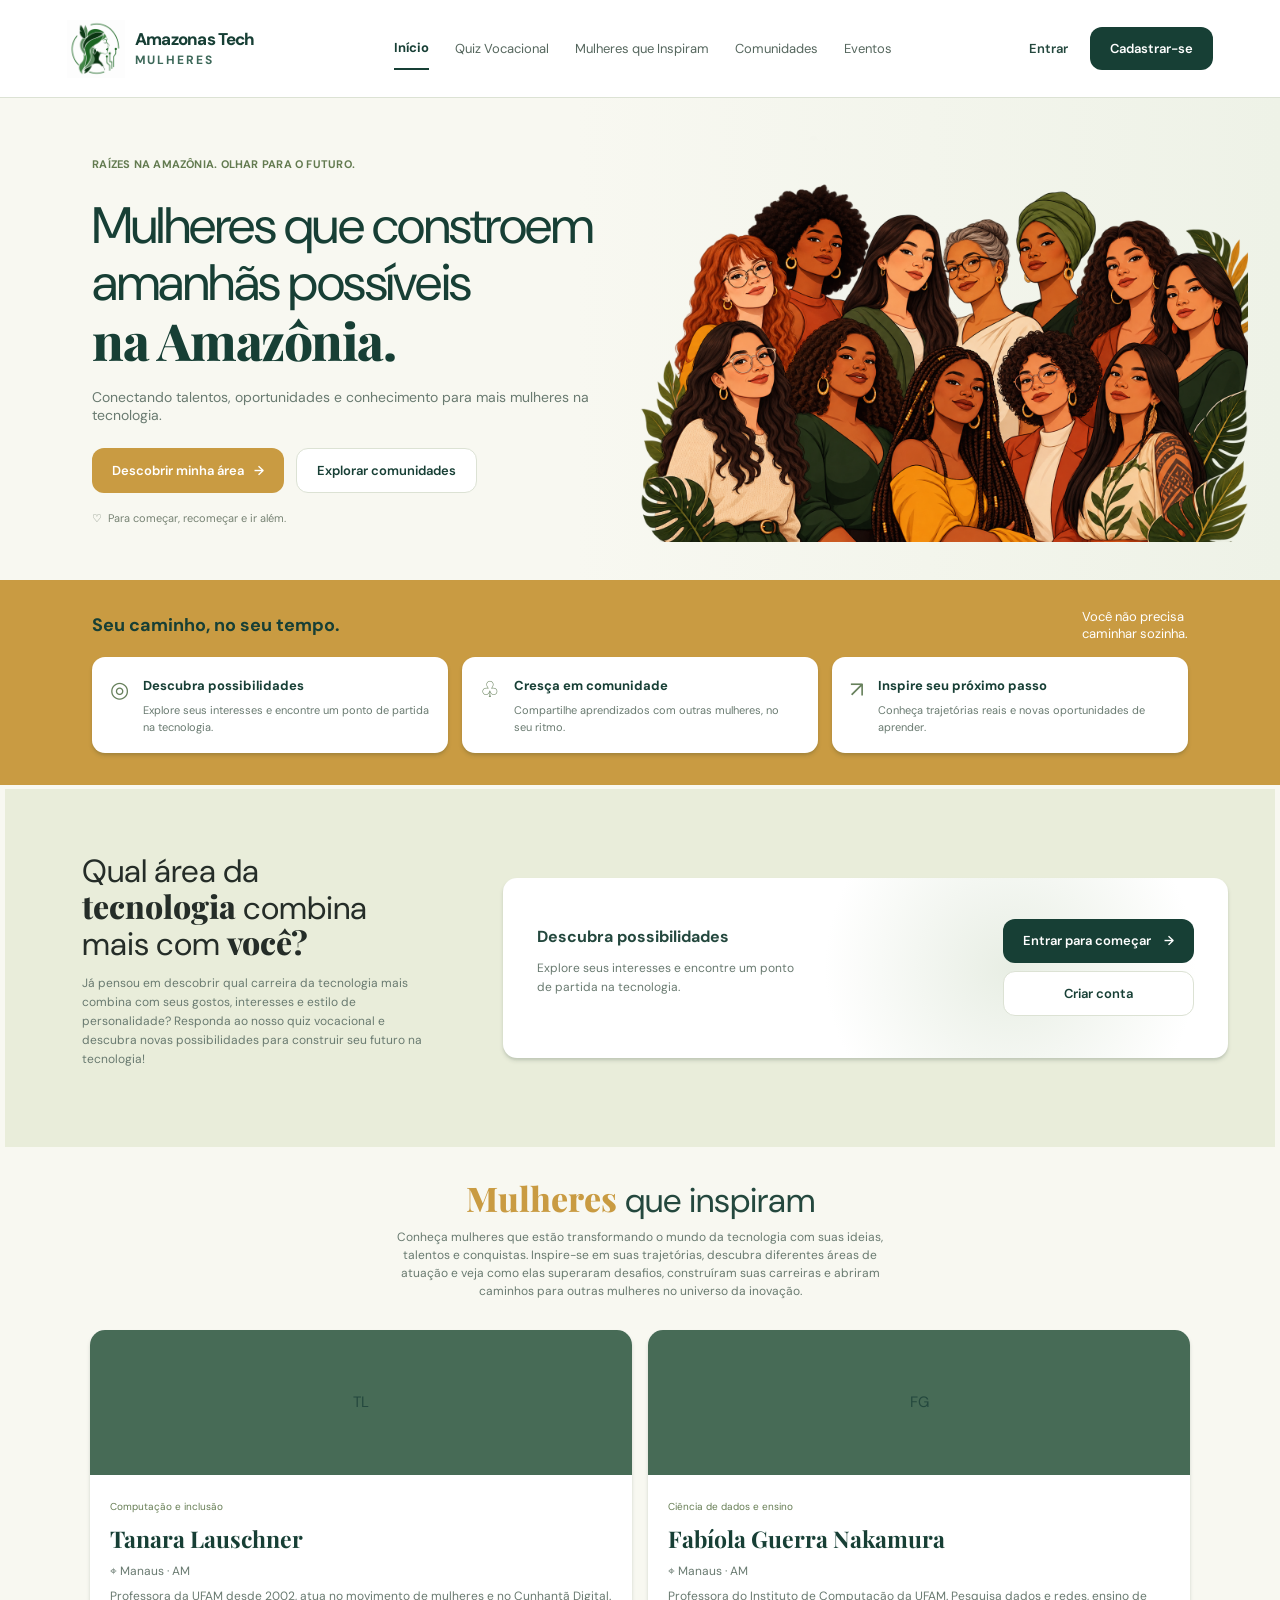
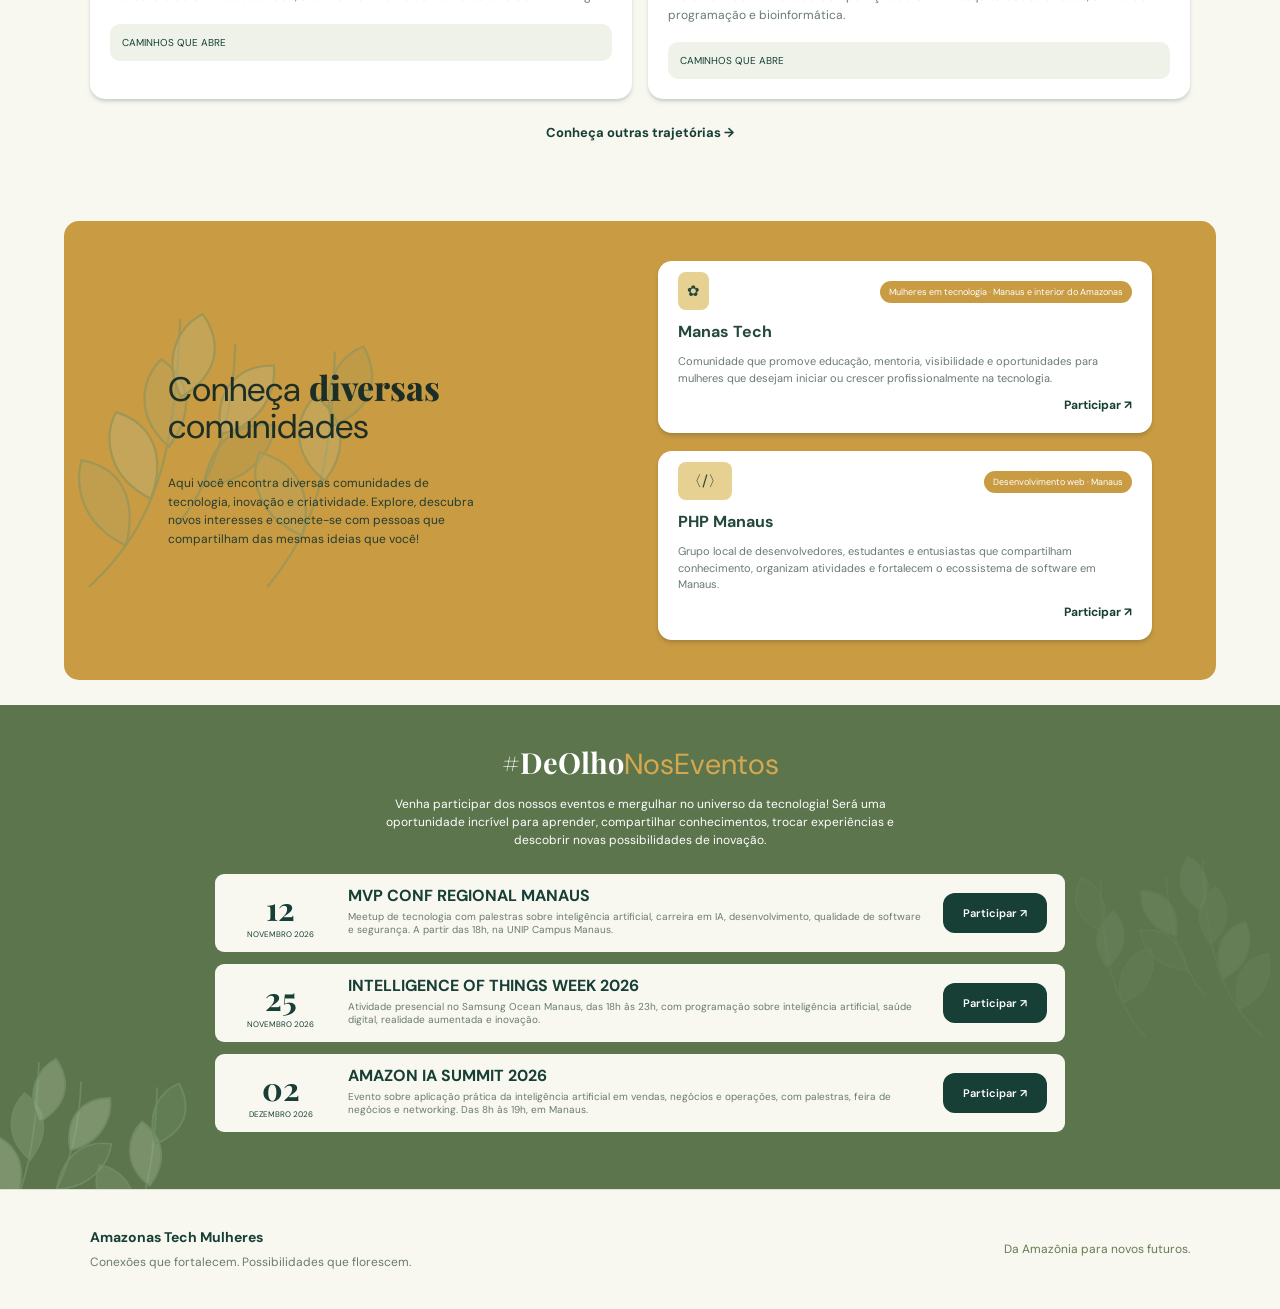
<file: index.html>
<!DOCTYPE html>
<html lang="pt-BR">
<head>
  <meta charset="UTF-8"><meta name="viewport" content="width=device-width, initial-scale=1.0">
  <title>Amazonas Tech Mulheres</title><link rel="stylesheet" href="global.css">
<link rel="stylesheet" href="inicio.css">
  <script defer src="app.js"></script>
</head>
<body data-page="inicio">
<header class="site-header"><a class="brand" href="index.html" aria-label="Amazonas Tech Mulheres - início"><img src="logo-mark.png" alt="" aria-hidden="true"><span class="brand-name">Amazonas Tech<br><small>Mulheres</small></span></a>
<nav class="main-nav"><a class="active" href="index.html">Início</a><a href="quiz.html">Quiz Vocacional</a><a href="mulheres.html">Mulheres que Inspiram</a><a href="comunidades.html">Comunidades</a><a href="eventos.html">Eventos</a></nav>
<div class="header-actions"><a class="login-link auth-link" href="login.html">Entrar</a><a class="btn btn-dark auth-link" href="cadastro.html">Cadastrar-se</a><button class="user-menu" hidden id="user-menu"></button></div><button class="mobile-toggle" aria-label="Abrir menu">☰</button></header>
<main>
<section class="hero-home">
  <div class="hero-copy"><span class="eyebrow">RAÍZES NA AMAZÔNIA. OLHAR PARA O FUTURO.</span><h1>Mulheres que constroem<br>amanhãs possíveis<br><strong>na Amazônia.</strong></h1><p>Conectando talentos, oportunidades e conhecimento para mais mulheres na tecnologia.</p><div class="hero-buttons"><a class="btn btn-gold" href="quiz.html">Descobrir minha área <span>→</span></a><a class="btn btn-outline" href="comunidades.html">Explorar comunidades</a></div><small class="soft-note">♡ &nbsp;Para começar, recomeçar e ir além.</small></div>
  <div class="hero-art"><img src="hero-mulheres.png" alt="Ilustração minimalista de mulheres diversas reunidas, com folhas amazônicas ao fundo"></div>
</section>
<section class="path-strip"><div class="path-head"><h2>Seu caminho, no seu tempo.</h2><p>Você não precisa<br>caminhar sozinha.</p></div><div class="path-cards"><article><span>◎</span><div><b>Descubra possibilidades</b><p>Explore seus interesses e encontre um ponto de partida na tecnologia.</p></div></article><article><span>♧</span><div><b>Cresça em comunidade</b><p>Compartilhe aprendizados com outras mulheres, no seu ritmo.</p></div></article><article><span>↗</span><div><b>Inspire seu próximo passo</b><p>Conheça trajetórias reais e novas oportunidades de aprender.</p></div></article></div></section>
<section class="vocational-preview"><div><h2>Qual área da<br><strong>tecnologia</strong> combina<br>mais com <strong>você?</strong></h2><p>Já pensou em descobrir qual carreira da tecnologia mais combina com seus gostos, interesses e estilo de personalidade? Responda ao nosso quiz vocacional e descubra novas possibilidades para construir seu futuro na tecnologia!</p></div><div class="preview-card"><div><h3>Descubra possibilidades</h3><p>Explore seus interesses e encontre um ponto de partida na tecnologia.</p></div><div class="preview-actions"><a class="btn btn-dark auth-link" href="quiz.html">Entrar para começar　→</a><a class="btn btn-outline auth-link" href="cadastro.html">Criar conta</a></div></div></section>
<section class="inspire-section"><div class="section-heading"><h2><em>Mulheres</em> que inspiram</h2><p>Conheça mulheres que estão transformando o mundo da tecnologia com suas ideias,<br> talentos e conquistas. Inspire-se em suas trajetórias, descubra diferentes áreas de<br> atuação e veja como elas superaram desafios, construíram suas carreiras e abriram<br> caminhos para outras mulheres no universo da inovação.</p></div><div class="inspire-grid">
<article class="person-card"><div class="person-top"><img src="https://www.ufam.edu.br/images/Artigos/2025/06-Junho/profa_Tanara.jpg" loading="lazy" alt="Retrato ilustrativo de Tanara Lauschner"></div><div class="person-body"><small>Computação e inclusão</small><h3>Tanara Lauschner</h3><p>⌖ Manaus · AM</p><p>Professora da UFAM desde 2002, atua no movimento de mulheres e no Cunhantã Digital.</p><div class="tag-box">CAMINHOS QUE ABRE</div></div></article>
<article class="person-card"><div class="person-top"><img src="https://numeros.icomp.ufam.edu.br/public/avatar/user-17.jpg" loading="lazy" alt="Retrato ilustrativo de Fabíola Guerra"></div><div class="person-body"><small>Ciência de dados e ensino</small><h3>Fabíola Guerra Nakamura</h3><p>⌖ Manaus · AM</p><p>Professora do Instituto de Computação da UFAM. Pesquisa dados e redes, ensino de programação e bioinformática.</p><div class="tag-box">CAMINHOS QUE ABRE</div></div></article>
</div><a class="text-link" href="mulheres.html">Conheça outras trajetórias →</a></section>
<section class="community-feature botanical-panel"><div class="feature-leaf"></div><div class="feature-copy"><h2>Conheça <strong>diversas</strong><br>comunidades</h2><p>Aqui você encontra diversas comunidades de tecnologia, inovação e criatividade. Explore, descubra novos interesses e conecte-se com pessoas que compartilham das mesmas ideias que você!</p></div><div class="mini-community"><article><span>✿</span><small>Mulheres em tecnologia · Manaus e interior do Amazonas</small><h3>Manas Tech</h3><p>Comunidade que promove educação, mentoria, visibilidade e oportunidades para mulheres que desejam iniciar ou crescer profissionalmente na tecnologia.</p><a href="https://manastech.com.br/" target="_blank" rel="noopener">Participar ↗</a></article><article><span>〈/〉</span><small>Desenvolvimento web · Manaus</small><h3>PHP Manaus</h3><p>Grupo local de desenvolvedores, estudantes e entusiastas que compartilham conhecimento, organizam atividades e fortalecem o ecossistema de software em Manaus.</p><a href="https://phpmanaus.com.br/" target="_blank" rel="noopener">Participar ↗</a></article></div></section>
<section class="events-feature botanical-panel"><div class="events-title"><h2>#DeOlho<span>NosEventos</span></h2><p>Venha participar dos nossos eventos e mergulhar no universo da tecnologia! Será uma oportunidade incrível para aprender, compartilhar conhecimentos, trocar experiências e descobrir novas possibilidades de inovação.</p></div><div class="event-ribbon"><b>12<small>NOVEMBRO 2026</small></b><div><h3>MVP CONF REGIONAL MANAUS</h3><p>Meetup de tecnologia com palestras sobre inteligência artificial, carreira em IA, desenvolvimento, qualidade de software e segurança. A partir das 18h, na UNIP Campus Manaus.</p></div><a class="btn btn-dark" href="https://portal.mvpconf.com.br/regional/manaus/novembro-2026/register" target="_blank" rel="noopener">Participar ↗</a></div><div class="event-ribbon"><b>25<small>NOVEMBRO 2026</small></b><div><h3>INTELLIGENCE OF THINGS WEEK 2026</h3><p>Atividade presencial no Samsung Ocean Manaus, das 18h às 23h, com programação sobre inteligência artificial, saúde digital, realidade aumentada e inovação.</p></div><a class="btn btn-dark" href="https://oceanbrasil.com/atividades/5330-INTELLIGENCE-OF-THINGS-WEEK-2026" target="_blank" rel="noopener">Participar ↗</a></div><div class="event-ribbon"><b>02<small>DEZEMBRO 2026</small></b><div><h3>AMAZON IA SUMMIT 2026</h3><p>Evento sobre aplicação prática da inteligência artificial em vendas, negócios e operações, com palestras, feira de negócios e networking. Das 8h às 19h, em Manaus.</p></div><a class="btn btn-dark" href="https://www.sympla.com.br/evento/amazon-ia-summit-2026/3591322" target="_blank" rel="noopener">Participar ↗</a></div></section>
</main><footer class="site-footer"><div><b>Amazonas Tech Mulheres</b><p>Conexões que fortalecem. Possibilidades que florescem.</p></div><span>Da Amazônia para novos futuros.</span></footer>
</body></html>
</file>
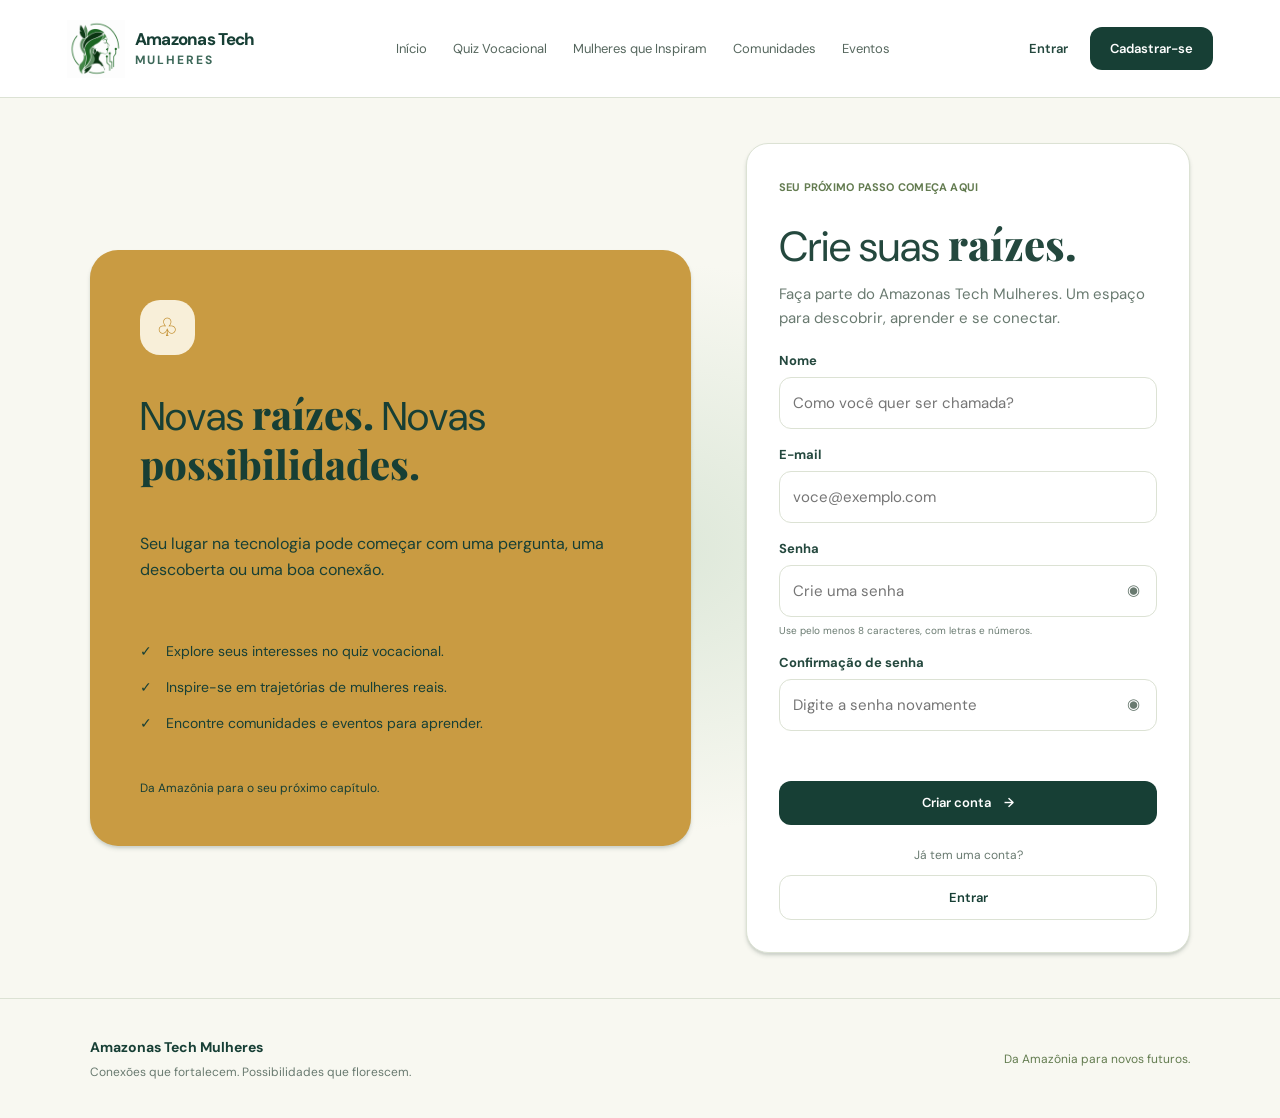
<file: cadastro.html>
<!DOCTYPE html><html lang="pt-BR"><head><meta charset="UTF-8"><meta name="viewport" content="width=device-width, initial-scale=1.0"><title>Criar conta | Amazonas Tech</title><link rel="stylesheet" href="global.css">
<link rel="stylesheet" href="auth.css">
<link rel="stylesheet" href="cadastro.css"><script defer src="app.js"></script></head><body data-page="cadastro"><header class="site-header"><a class="brand" href="index.html" aria-label="Amazonas Tech Mulheres - início"><img src="logo-mark.png" alt="" aria-hidden="true"><span class="brand-name">Amazonas Tech<br><small>Mulheres</small></span></a><nav class="main-nav"><a href="index.html">Início</a><a href="quiz.html">Quiz Vocacional</a><a href="mulheres.html">Mulheres que Inspiram</a><a href="comunidades.html">Comunidades</a><a href="eventos.html">Eventos</a></nav><div class="header-actions"><a class="login-link" href="login.html">Entrar</a><a class="btn btn-dark" href="cadastro.html">Cadastrar-se</a></div><button class="mobile-toggle">☰</button></header><main class="auth-page"><div class="auth-art gold-art"><span class="key-icon">♧</span><h1>Novas <strong>raízes.</strong> Novas<br><strong>possibilidades.</strong></h1><p>Seu lugar na tecnologia pode começar com uma pergunta, uma descoberta ou uma boa conexão.</p><ul><li>Explore seus interesses no quiz vocacional.</li><li>Inspire-se em trajetórias de mulheres reais.</li><li>Encontre comunidades e eventos para aprender.</li></ul><small>Da Amazônia para o seu próximo capítulo.</small></div><form class="auth-form" id="register-form"><span class="eyebrow">SEU PRÓXIMO PASSO COMEÇA AQUI</span><h2>Crie suas <strong>raízes.</strong></h2><p>Faça parte do Amazonas Tech Mulheres. Um espaço para descobrir, aprender e se conectar.</p><label for="register-name">Nome</label><input id="register-name" type="text" placeholder="Como você quer ser chamada?" required><label for="register-email">E-mail</label><input id="register-email" type="email" placeholder="voce@exemplo.com" required><label for="register-password">Senha</label><div class="password-wrap"><input id="register-password" type="password" placeholder="Crie uma senha" minlength="8" required><button type="button" class="show-password" data-target="register-password">◉</button></div><small class="field-help">Use pelo menos 8 caracteres, com letras e números.</small><label for="register-confirm">Confirmação de senha</label><div class="password-wrap"><input id="register-confirm" type="password" placeholder="Digite a senha novamente" required><button type="button" class="show-password" data-target="register-confirm">◉</button></div><p class="form-message" id="register-message"></p><button class="btn btn-dark btn-block" type="submit">Criar conta　→</button><div class="form-switch">Já tem uma conta?<a class="btn btn-outline btn-block" href="login.html">Entrar</a></div></form></main><footer class="site-footer"><div><b>Amazonas Tech Mulheres</b><p>Conexões que fortalecem. Possibilidades que florescem.</p></div><span>Da Amazônia para novos futuros.</span></footer></body></html>
</file>
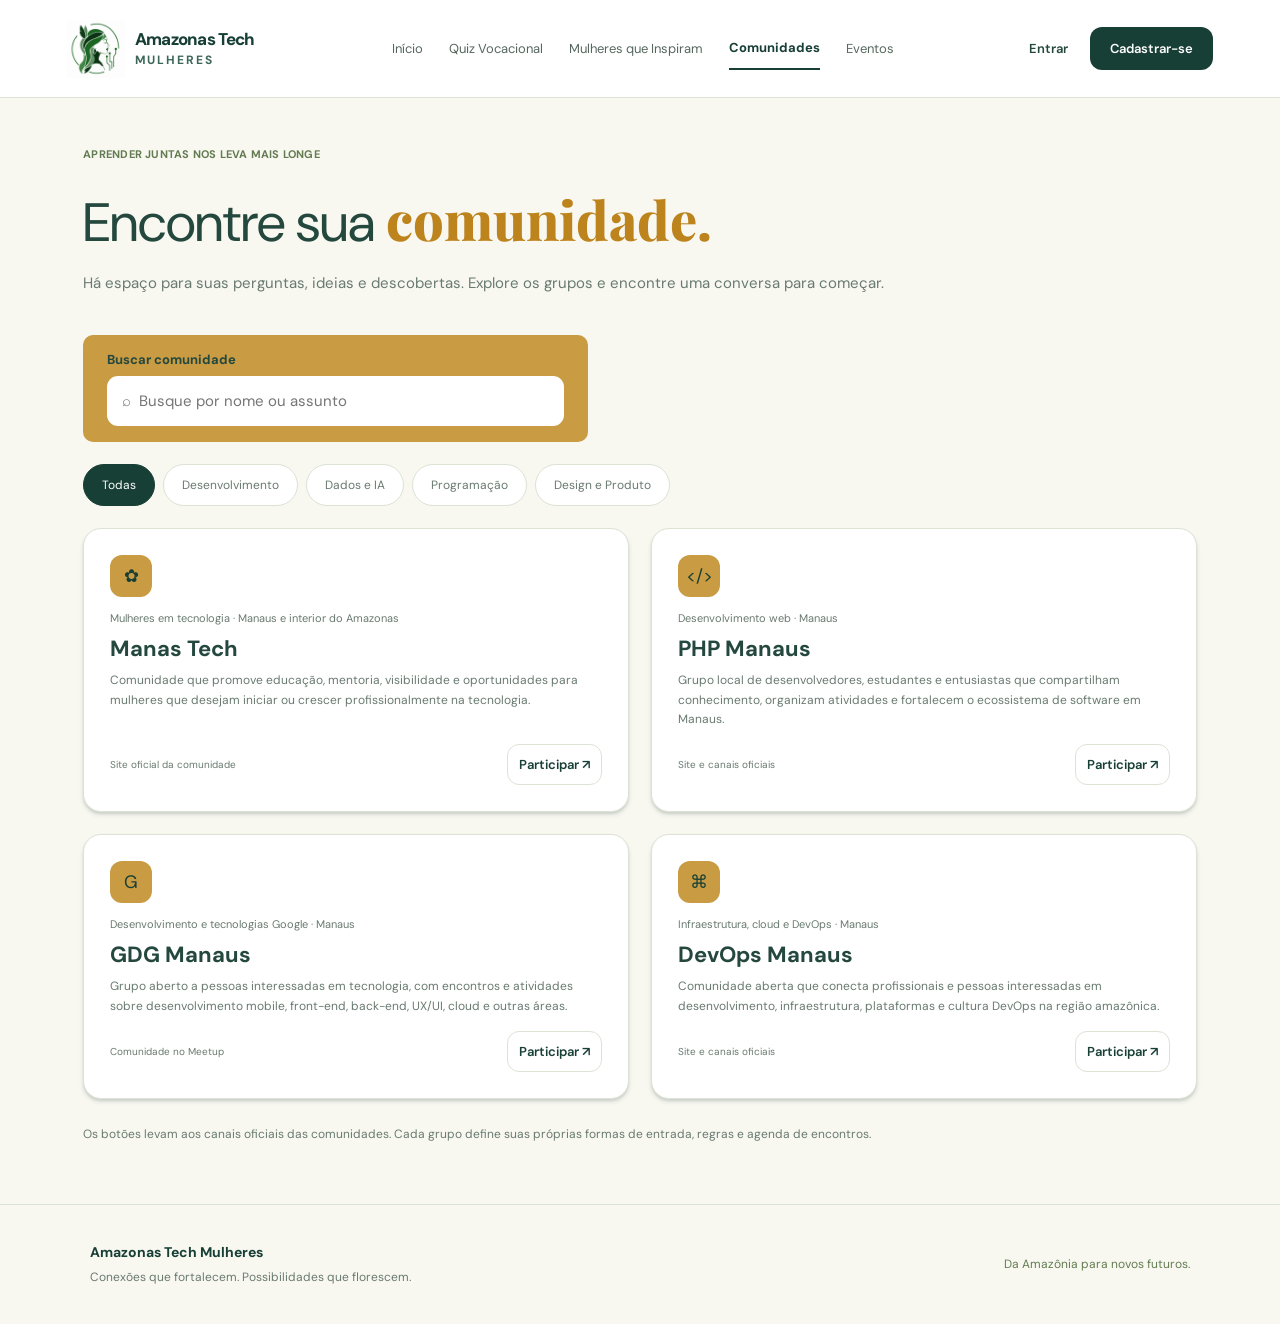
<file: comunidades.html>
<!DOCTYPE html><html lang="pt-BR"><head><meta charset="UTF-8"><meta name="viewport" content="width=device-width, initial-scale=1.0"><title>Comunidades | Amazonas Tech</title><link rel="stylesheet" href="global.css">
<link rel="stylesheet" href="comunidades.css"><script defer src="app.js"></script></head><body data-page="comunidades"><header class="site-header"><a class="brand" href="index.html" aria-label="Amazonas Tech Mulheres - início"><img src="logo-mark.png" alt="" aria-hidden="true"><span class="brand-name">Amazonas Tech<br><small>Mulheres</small></span></a><nav class="main-nav"><a href="index.html">Início</a><a href="quiz.html">Quiz Vocacional</a><a href="mulheres.html">Mulheres que Inspiram</a><a class="active" href="comunidades.html">Comunidades</a><a href="eventos.html">Eventos</a></nav><div class="header-actions"><a class="login-link auth-link" href="login.html">Entrar</a><a class="btn btn-dark auth-link" href="cadastro.html">Cadastrar-se</a><button class="user-menu" hidden id="user-menu"></button></div><button class="mobile-toggle">☰</button></header><main class="communities-page"><span class="eyebrow">APRENDER JUNTAS NOS LEVA MAIS LONGE</span><h1>Encontre sua <strong>comunidade.</strong></h1><p class="lead">Há espaço para suas perguntas, ideias e descobertas. Explore os grupos e encontre uma conversa para começar.</p><div class="search-box"><label for="community-search">Buscar comunidade</label><input id="community-search" type="search" placeholder="⌕  Busque por nome ou assunto"></div><div class="filters"><button class="filter active" data-filter="Todas">Todas</button><button class="filter" data-filter="Desenvolvimento">Desenvolvimento</button><button class="filter" data-filter="Dados e IA">Dados e IA</button><button class="filter" data-filter="Programação">Programação</button><button class="filter" data-filter="Design e Produto">Design e Produto</button></div><section class="community-grid">
<article class="community-card" data-category="Desenvolvimento Programação"><div class="community-info"><span class="community-icon">✿</span><span class="community-type">Mulheres em tecnologia · Manaus e interior do Amazonas</span><h2>Manas Tech</h2><p>Comunidade que promove educação, mentoria, visibilidade e oportunidades para mulheres que desejam iniciar ou crescer profissionalmente na tecnologia.</p><div class="community-bottom"><small>Site oficial da comunidade</small><a class="btn btn-outline community-join" href="https://manastech.com.br/" target="_blank" rel="noopener" data-community="Manas Tech">Participar ↗</a></div></div></article>
<article class="community-card" data-category="Desenvolvimento Programação"><div class="community-info"><span class="community-icon">&lt;/&gt;</span><span class="community-type">Desenvolvimento web · Manaus</span><h2>PHP Manaus</h2><p>Grupo local de desenvolvedores, estudantes e entusiastas que compartilham conhecimento, organizam atividades e fortalecem o ecossistema de software em Manaus.</p><div class="community-bottom"><small>Site e canais oficiais</small><a class="btn btn-outline community-join" href="https://phpmanaus.com.br/" target="_blank" rel="noopener" data-community="PHP Manaus">Participar ↗</a></div></div></article>
<article class="community-card" data-category="Desenvolvimento Programação Dados e IA"><div class="community-info"><span class="community-icon">G</span><span class="community-type">Desenvolvimento e tecnologias Google · Manaus</span><h2>GDG Manaus</h2><p>Grupo aberto a pessoas interessadas em tecnologia, com encontros e atividades sobre desenvolvimento mobile, front-end, back-end, UX/UI, cloud e outras áreas.</p><div class="community-bottom"><small>Comunidade no Meetup</small><a class="btn btn-outline community-join" href="https://gdg.community.dev/gdg-manaus/" target="_blank" rel="noopener" data-community="GDG Manaus">Participar ↗</a></div></div></article>
<article class="community-card" data-category="Desenvolvimento Dados e IA"><div class="community-info"><span class="community-icon">⌘</span><span class="community-type">Infraestrutura, cloud e DevOps · Manaus</span><h2>DevOps Manaus</h2><p>Comunidade aberta que conecta profissionais e pessoas interessadas em desenvolvimento, infraestrutura, plataformas e cultura DevOps na região amazônica.</p><div class="community-bottom"><small>Site e canais oficiais</small><a class="btn btn-outline community-join" href="https://devopsmanaus.com.br/" target="_blank" rel="noopener" data-community="DevOps Manaus">Participar ↗</a></div></div></article>
</section><p class="community-source-note">Os botões levam aos canais oficiais das comunidades. Cada grupo define suas próprias formas de entrada, regras e agenda de encontros.</p></main><footer class="site-footer"><div><b>Amazonas Tech Mulheres</b><p>Conexões que fortalecem. Possibilidades que florescem.</p></div><span>Da Amazônia para novos futuros.</span></footer></body></html>
</file>
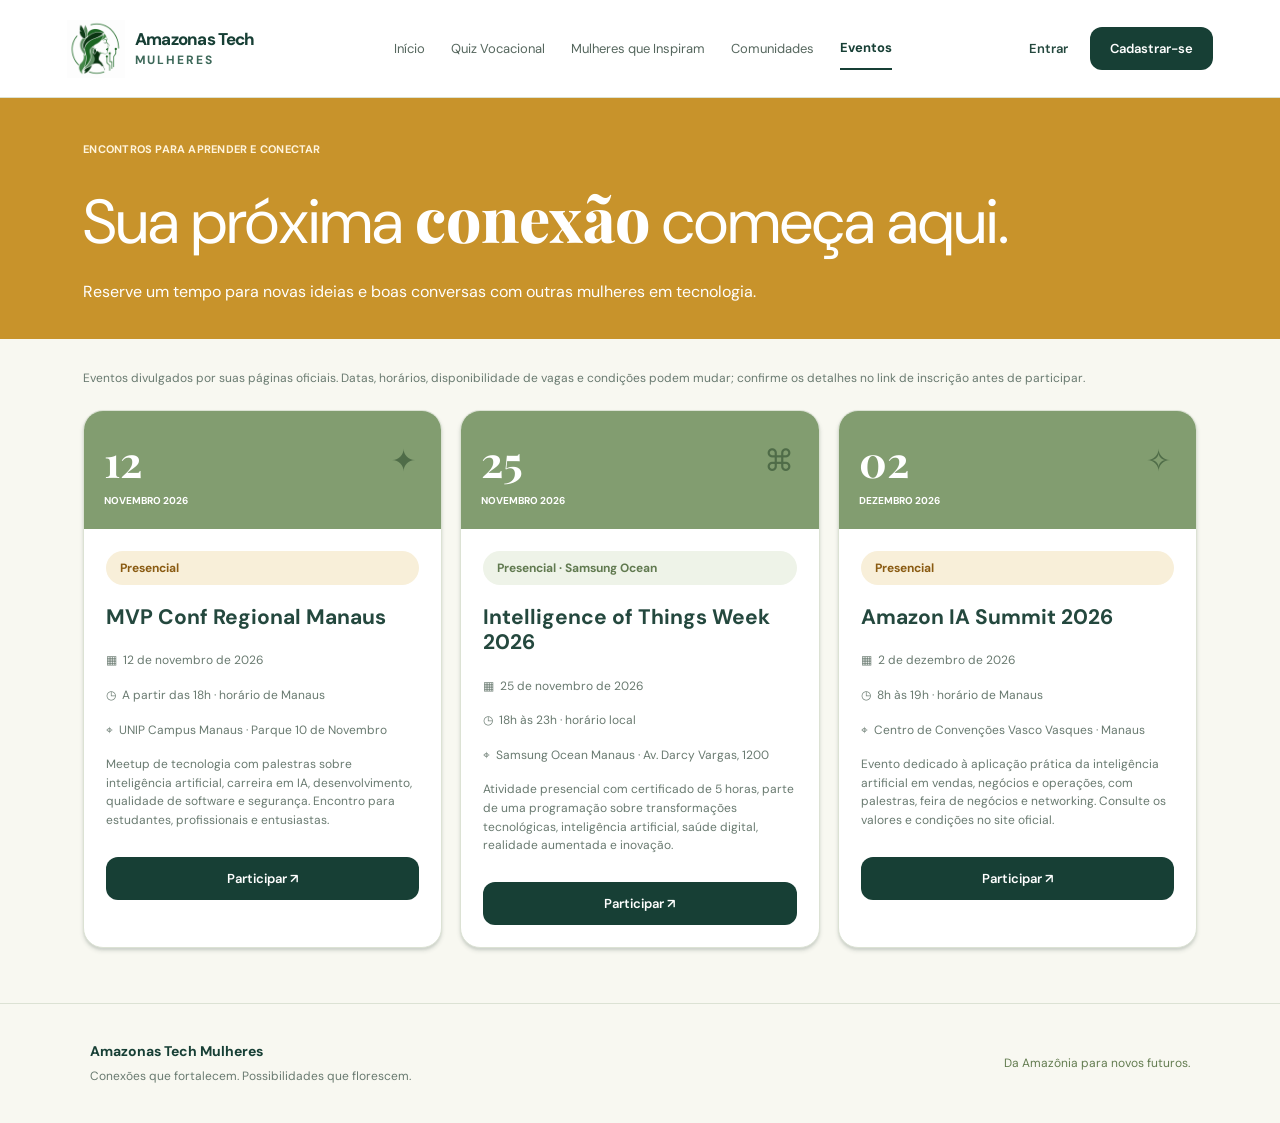
<file: eventos.html>
<!DOCTYPE html><html lang="pt-BR"><head><meta charset="UTF-8"><meta name="viewport" content="width=device-width, initial-scale=1.0"><title>Eventos | Amazonas Tech</title><link rel="stylesheet" href="global.css">
<link rel="stylesheet" href="eventos.css"><script defer src="app.js"></script></head><body data-page="eventos"><header class="site-header"><a class="brand" href="index.html" aria-label="Amazonas Tech Mulheres - início"><img src="logo-mark.png" alt="" aria-hidden="true"><span class="brand-name">Amazonas Tech<br><small>Mulheres</small></span></a><nav class="main-nav"><a href="index.html">Início</a><a href="quiz.html">Quiz Vocacional</a><a href="mulheres.html">Mulheres que Inspiram</a><a href="comunidades.html">Comunidades</a><a class="active" href="eventos.html">Eventos</a></nav><div class="header-actions"><a class="login-link auth-link" href="login.html">Entrar</a><a class="btn btn-dark auth-link" href="cadastro.html">Cadastrar-se</a><button class="user-menu" hidden id="user-menu"></button></div><button class="mobile-toggle">☰</button></header><main class="events-page"><section class="gold-page-hero"><span class="eyebrow">ENCONTROS PARA APRENDER E CONECTAR</span><h1>Sua próxima <strong>conexão</strong> começa aqui.</h1><p>Reserve um tempo para novas ideias e boas conversas com outras mulheres em tecnologia.</p></section><div class="event-content"><p class="events-source-note">Eventos divulgados por suas páginas oficiais. Datas, horários, disponibilidade de vagas e condições podem mudar; confirme os detalhes no link de inscrição antes de participar.</p><section class="event-grid">
<article class="event-card"><div class="event-date"><b>12</b><small>NOVEMBRO 2026</small><span>✦</span></div><div class="event-details"><span class="pill pill-gold">Presencial</span><h2>MVP Conf Regional Manaus</h2><p>▦ &nbsp;12 de novembro de 2026</p><p>◷ &nbsp;A partir das 18h · horário de Manaus</p><p>⌖ &nbsp;UNIP Campus Manaus · Parque 10 de Novembro</p><p>Meetup de tecnologia com palestras sobre inteligência artificial, carreira em IA, desenvolvimento, qualidade de software e segurança. Encontro para estudantes, profissionais e entusiastas.</p><a class="btn btn-dark btn-block event-register" href="https://portal.mvpconf.com.br/regional/manaus/novembro-2026/register" target="_blank" rel="noopener" data-event="MVP Conf Regional Manaus">Participar ↗</a></div></article>
<article class="event-card"><div class="event-date"><b>25</b><small>NOVEMBRO 2026</small><span>⌘</span></div><div class="event-details"><span class="pill pill-sage">Presencial · Samsung Ocean</span><h2>Intelligence of Things Week 2026</h2><p>▦ &nbsp;25 de novembro de 2026</p><p>◷ &nbsp;18h às 23h · horário local</p><p>⌖ &nbsp;Samsung Ocean Manaus · Av. Darcy Vargas, 1200</p><p>Atividade presencial com certificado de 5 horas, parte de uma programação sobre transformações tecnológicas, inteligência artificial, saúde digital, realidade aumentada e inovação.</p><a class="btn btn-dark btn-block event-register" href="https://oceanbrasil.com/atividades/5330-INTELLIGENCE-OF-THINGS-WEEK-2026" target="_blank" rel="noopener" data-event="Intelligence of Things Week 2026">Participar ↗</a></div></article>
<article class="event-card"><div class="event-date"><b>02</b><small>DEZEMBRO 2026</small><span>✧</span></div><div class="event-details"><span class="pill pill-gold">Presencial</span><h2>Amazon IA Summit 2026</h2><p>▦ &nbsp;2 de dezembro de 2026</p><p>◷ &nbsp;8h às 19h · horário de Manaus</p><p>⌖ &nbsp;Centro de Convenções Vasco Vasques · Manaus</p><p>Evento dedicado à aplicação prática da inteligência artificial em vendas, negócios e operações, com palestras, feira de negócios e networking. Consulte os valores e condições no site oficial.</p><a class="btn btn-dark btn-block event-register" href="https://www.sympla.com.br/evento/amazon-ia-summit-2026/3591322" target="_blank" rel="noopener" data-event="Amazon IA Summit 2026">Participar ↗</a></div></article>
</section></div></main><footer class="site-footer"><div><b>Amazonas Tech Mulheres</b><p>Conexões que fortalecem. Possibilidades que florescem.</p></div><span>Da Amazônia para novos futuros.</span></footer></body></html>
</file>
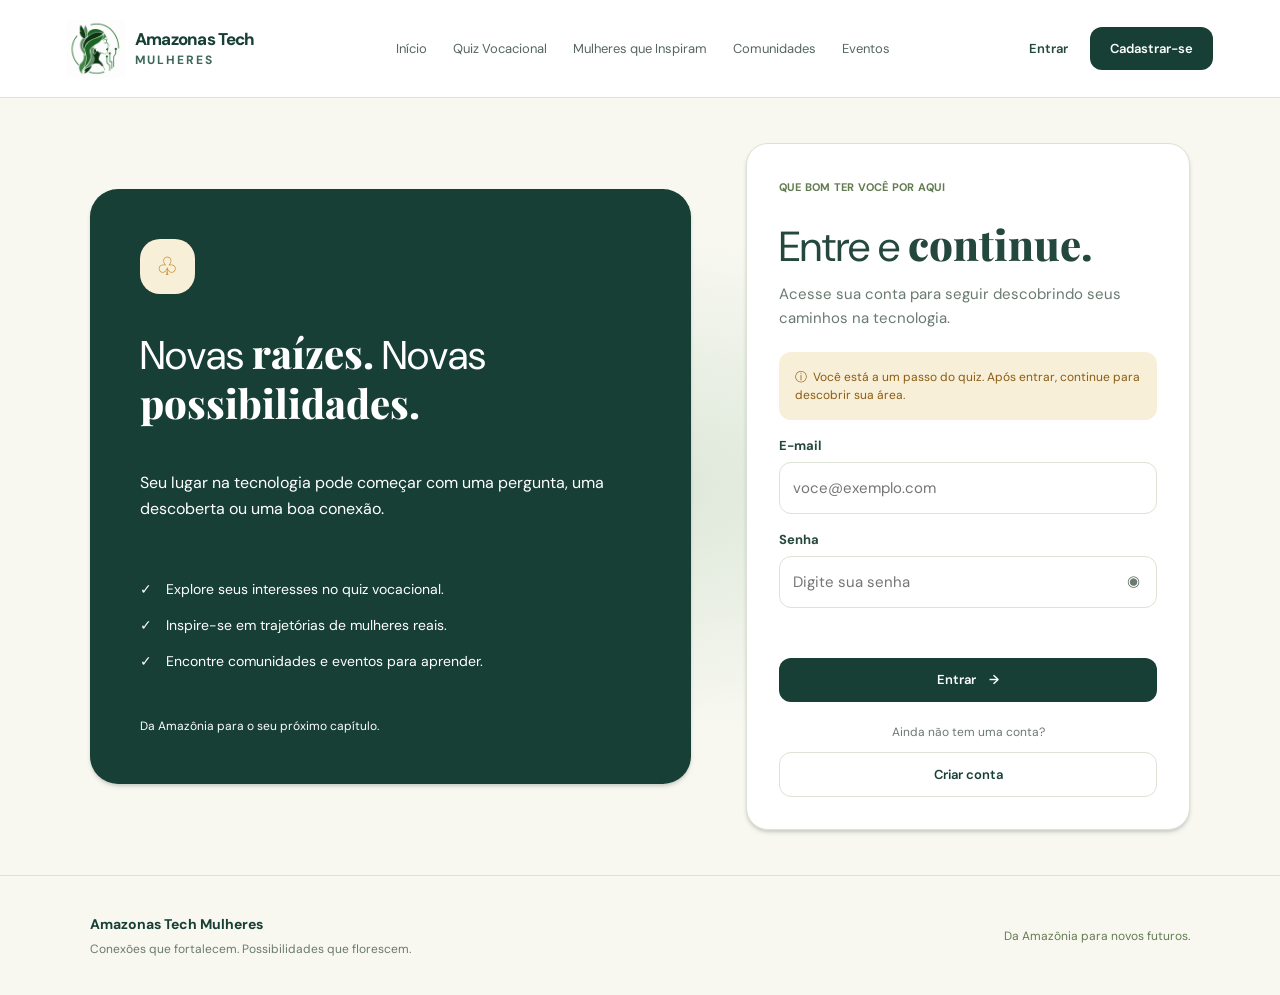
<file: login.html>
<!DOCTYPE html><html lang="pt-BR"><head><meta charset="UTF-8"><meta name="viewport" content="width=device-width, initial-scale=1.0"><title>Entrar | Amazonas Tech</title><link rel="stylesheet" href="global.css">
<link rel="stylesheet" href="auth.css">
<script defer src="app.js"></script></head><body data-page="login"><header class="site-header"><a class="brand" href="index.html" aria-label="Amazonas Tech Mulheres - início"><img src="logo-mark.png" alt="" aria-hidden="true"><span class="brand-name">Amazonas Tech<br><small>Mulheres</small></span></a><nav class="main-nav"><a href="index.html">Início</a><a href="quiz.html">Quiz Vocacional</a><a href="mulheres.html">Mulheres que Inspiram</a><a href="comunidades.html">Comunidades</a><a href="eventos.html">Eventos</a></nav><div class="header-actions"><a class="login-link" href="login.html">Entrar</a><a class="btn btn-dark" href="cadastro.html">Cadastrar-se</a></div><button class="mobile-toggle">☰</button></header><main class="auth-page"><div class="auth-art dark-art"><span class="key-icon">♧</span><h1>Novas <strong>raízes.</strong> Novas<br><strong>possibilidades.</strong></h1><p>Seu lugar na tecnologia pode começar com uma pergunta, uma descoberta ou uma boa conexão.</p><ul><li>Explore seus interesses no quiz vocacional.</li><li>Inspire-se em trajetórias de mulheres reais.</li><li>Encontre comunidades e eventos para aprender.</li></ul><small>Da Amazônia para o seu próximo capítulo.</small></div><form class="auth-form" id="login-form"><span class="eyebrow">QUE BOM TER VOCÊ POR AQUI</span><h2>Entre e <strong>continue.</strong></h2><p>Acesse sua conta para seguir descobrindo seus caminhos na tecnologia.</p><div class="notice">ⓘ &nbsp;Você está a um passo do quiz. Após entrar, continue para descobrir sua área.</div><label for="login-email">E-mail</label><input id="login-email" type="email" placeholder="voce@exemplo.com" required><label for="login-password">Senha</label><div class="password-wrap"><input id="login-password" type="password" placeholder="Digite sua senha" required><button type="button" class="show-password" data-target="login-password">◉</button></div><p class="form-message" id="login-message"></p><button class="btn btn-dark btn-block" type="submit">Entrar　→</button><div class="form-switch">Ainda não tem uma conta?<a class="btn btn-outline btn-block" href="cadastro.html">Criar conta</a></div></form></main><footer class="site-footer"><div><b>Amazonas Tech Mulheres</b><p>Conexões que fortalecem. Possibilidades que florescem.</p></div><span>Da Amazônia para novos futuros.</span></footer></body></html>
</file>
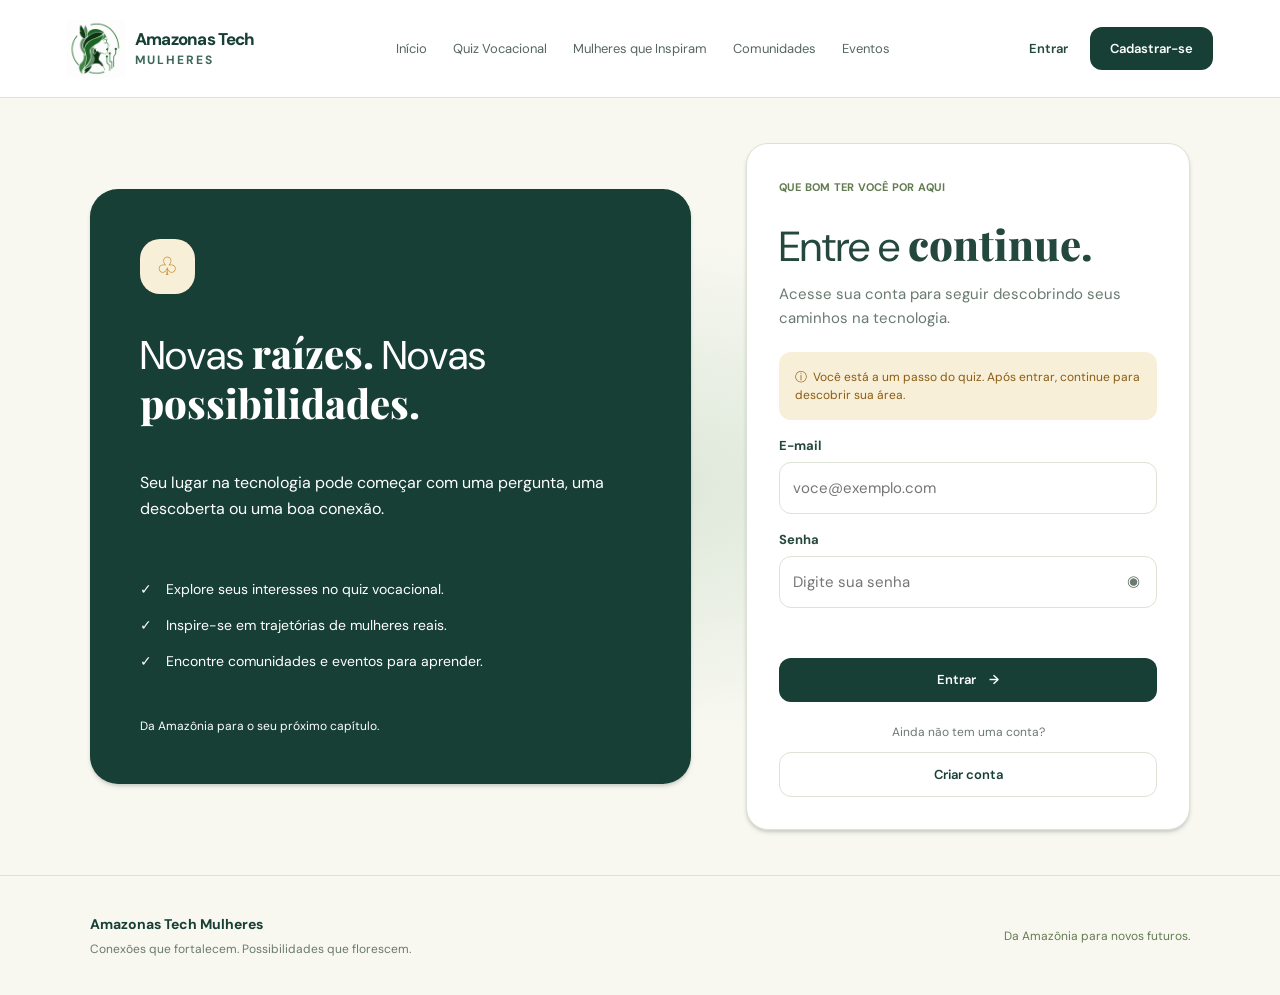
<file: pergunta.html>
<!DOCTYPE html><html lang="pt-BR"><head><meta charset="UTF-8"><meta name="viewport" content="width=device-width, initial-scale=1.0"><title>Perguntas | Amazonas Tech Mulheres</title><link rel="stylesheet" href="global.css">
<link rel="stylesheet" href="pergunta.css"><script defer src="app.js"></script></head><body data-page="pergunta"><header class="site-header"><a class="brand" href="index.html" aria-label="Amazonas Tech Mulheres - início"><img src="logo-mark.png" alt="" aria-hidden="true"><span class="brand-name">Amazonas Tech<br><small>Mulheres</small></span></a><nav class="main-nav"><a href="index.html">Início</a><a class="active" href="quiz.html">Quiz Vocacional</a><a href="mulheres.html">Mulheres que Inspiram</a><a href="comunidades.html">Comunidades</a><a href="eventos.html">Eventos</a></nav><div class="header-actions"><button class="user-menu" hidden id="user-menu"></button><a class="login-link auth-link" href="login.html">Entrar</a></div><button class="mobile-toggle">☰</button></header>
<main class="question-page"><div class="question-wrap"><div class="question-meta"><span class="eyebrow">QUIZ VOCACIONAL</span><b id="question-count">Pergunta 1 de 25</b><div class="progress-track"><span id="progress-fill"></span></div><small id="progress-number">4%</small></div><section class="question-card"><h1 id="question-title">Ao começar um projeto, o que mais desperta sua curiosidade?</h1><p id="question-subtitle">Escolha a alternativa que mais combina com você. Pense no que te dá vontade de aprender.</p><div id="answer-list" class="answer-list"></div><div class="question-actions"><button class="btn btn-outline" id="back-question">Voltar</button><button class="btn btn-dark" id="next-question">Continuar　→</button></div></section><p class="question-foot">♧ &nbsp;Uma escolha de cada vez. Não existe resposta certa.</p></div></main><footer class="site-footer"><div><b>Amazonas Tech Mulheres</b><p>Conexões que fortalecem. Possibilidades que florescem.</p></div><span>Da Amazônia para novos futuros.</span></footer></body></html>
</file>
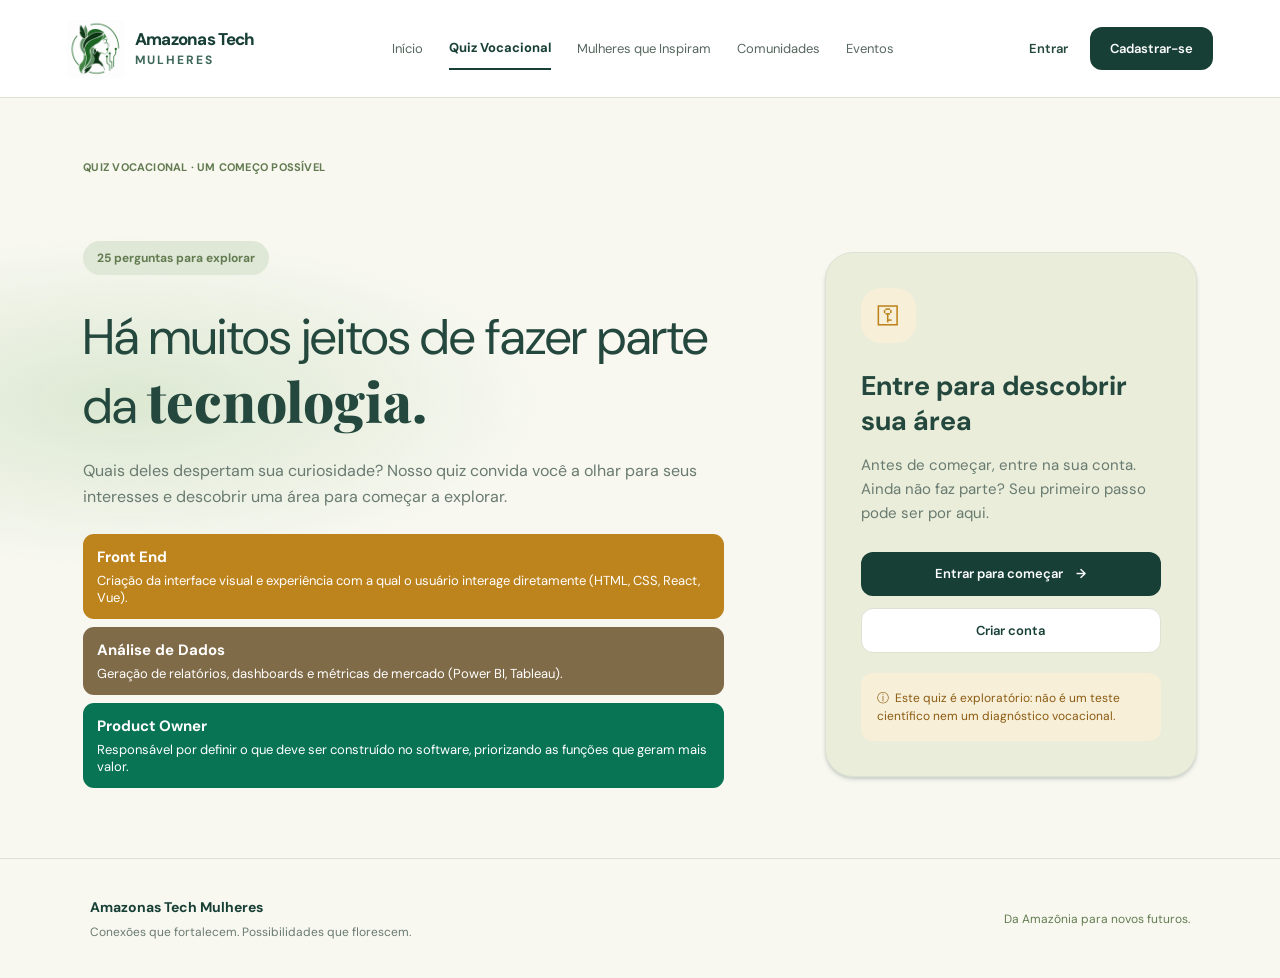
<file: quiz.html>
<!DOCTYPE html><html lang="pt-BR"><head><meta charset="UTF-8"><meta name="viewport" content="width=device-width, initial-scale=1.0"><title>Quiz Vocacional | Amazonas Tech Mulheres</title><link rel="stylesheet" href="global.css">
<link rel="stylesheet" href="quiz.css"><script defer src="app.js"></script></head>
<body data-page="quiz"><header class="site-header"><a class="brand" href="index.html" aria-label="Amazonas Tech Mulheres - início"><img src="logo-mark.png" alt="" aria-hidden="true"><span class="brand-name">Amazonas Tech<br><small>Mulheres</small></span></a><nav class="main-nav"><a href="index.html">Início</a><a class="active" href="quiz.html">Quiz Vocacional</a><a href="mulheres.html">Mulheres que Inspiram</a><a href="comunidades.html">Comunidades</a><a href="eventos.html">Eventos</a></nav><div class="header-actions"><a class="login-link auth-link" href="login.html">Entrar</a><a class="btn btn-dark auth-link" href="cadastro.html">Cadastrar-se</a><button class="user-menu" hidden id="user-menu"></button></div><button class="mobile-toggle">☰</button></header>
<main class="quiz-intro"><span class="eyebrow">QUIZ VOCACIONAL · UM COMEÇO POSSÍVEL</span><div class="quiz-intro-grid"><div><span class="pill">25 perguntas para explorar</span><h1>Há muitos jeitos de fazer parte<br>da <strong>tecnologia.</strong></h1><p>Quais deles despertam sua curiosidade? Nosso quiz convida você a olhar para seus interesses e descobrir uma área para começar a explorar.</p><div class="area-samples"><div><b>Front End</b><p>Criação da interface visual e experiência com a qual o usuário interage diretamente (HTML, CSS, React, Vue).</p></div><div><b>Análise de Dados</b><p>Geração de relatórios, dashboards e métricas de mercado (Power BI, Tableau).</p></div><div><b>Product Owner</b><p>Responsável por definir o que deve ser construído no software, priorizando as funções que geram mais valor.</p></div></div></div><aside class="login-prompt" id="quiz-access-card"><span class="key-icon">⚿</span><h2>Entre para descobrir sua área</h2><p>Antes de começar, entre na sua conta. Ainda não faz parte? Seu primeiro passo pode ser por aqui.</p><a class="btn btn-dark btn-block auth-link" href="login.html">Entrar para começar　→</a><a class="btn btn-outline btn-block auth-link" href="cadastro.html">Criar conta</a><div class="notice">ⓘ &nbsp;Este quiz é exploratório: não é um teste científico nem um diagnóstico vocacional.</div></aside></div></main><footer class="site-footer"><div><b>Amazonas Tech Mulheres</b><p>Conexões que fortalecem. Possibilidades que florescem.</p></div><span>Da Amazônia para novos futuros.</span></footer></body></html>
</file>
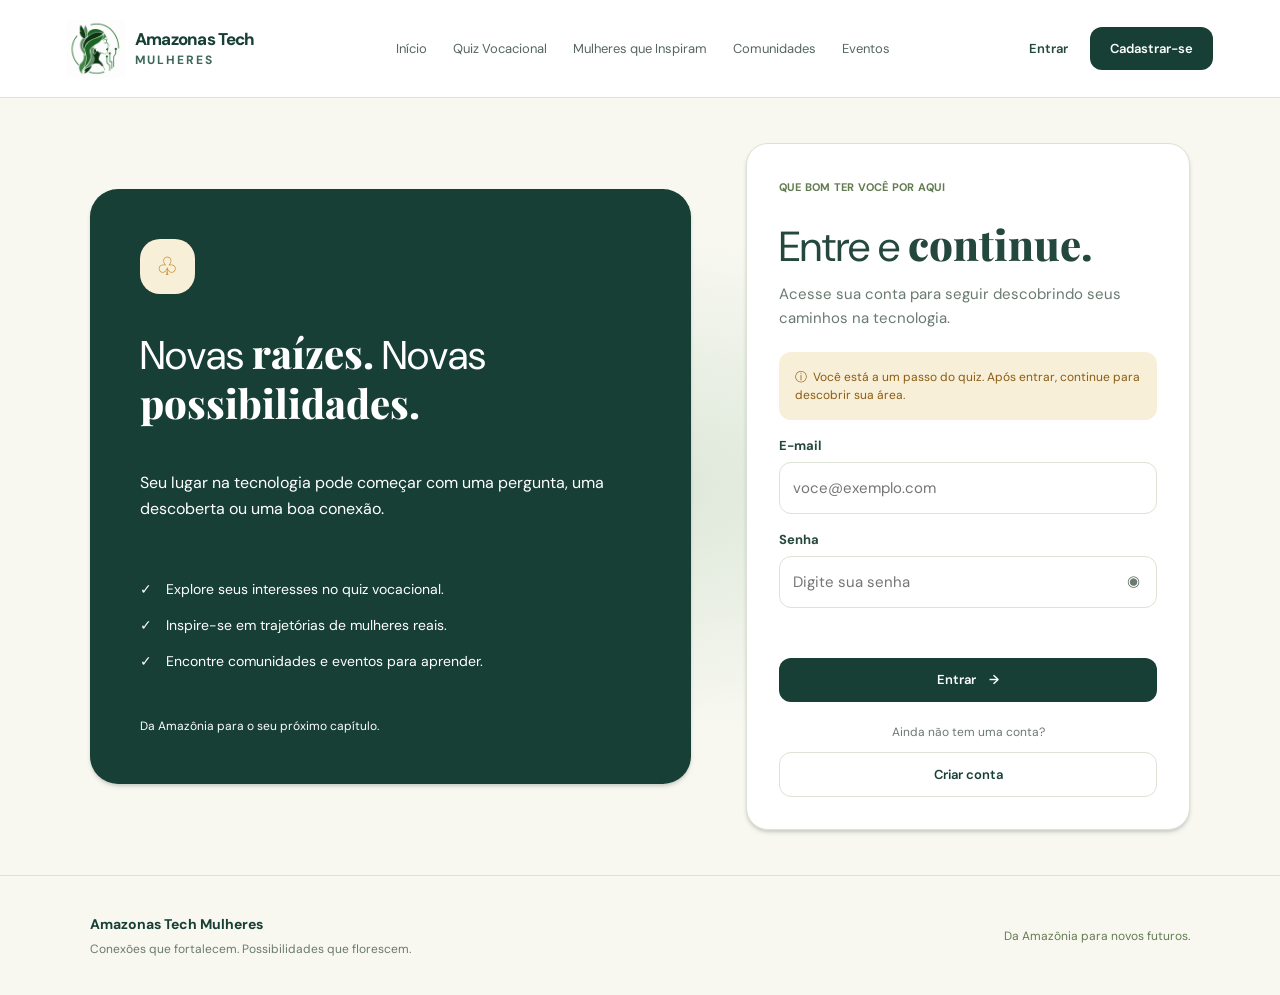
<file: resultado.html>
<!DOCTYPE html><html lang="pt-BR"><head><meta charset="UTF-8"><meta name="viewport" content="width=device-width, initial-scale=1.0"><title>Seu resultado | Amazonas Tech Mulheres</title><link rel="stylesheet" href="global.css">
<link rel="stylesheet" href="resultado.css"><script defer src="app.js"></script></head><body data-page="resultado"><header class="site-header"><a class="brand" href="index.html" aria-label="Amazonas Tech Mulheres - início"><img src="logo-mark.png" alt="" aria-hidden="true"><span class="brand-name">Amazonas Tech<br><small>Mulheres</small></span></a><nav class="main-nav"><a href="index.html">Início</a><a class="active" href="quiz.html">Quiz Vocacional</a><a href="mulheres.html">Mulheres que Inspiram</a><a href="comunidades.html">Comunidades</a><a href="eventos.html">Eventos</a></nav><div class="header-actions"><button class="user-menu" hidden id="user-menu"></button></div><button class="mobile-toggle">☰</button></header><main class="result-page"><section class="result-banner"><span class="eyebrow">SEU RESULTADO · DEMONSTRAÇÃO</span><h1><strong id="result-name">Olá</strong>, uma possibilidade para florescer.</h1><p>Use esta sugestão como ponto de partida para descobrir o que faz sentido para você.</p></section><div class="result-content"><section class="result-highlight"><div><span class="pill pill-light">Sugestão exploratória</span><h2 id="result-area">UX/UI Design</h2><p id="result-description"></p></div><aside><b>O QUE VOCÊ PODE EXPLORAR</b><ul id="result-skills"></ul></aside></section><section class="all-areas"><h2 class="result-subtitle">Conheça outras áreas da tecnologia</h2><p class="areas-intro">O resultado destaca uma afinidade, mas existem muitos caminhos possíveis. Veja o que cada área faz:</p><div class="areas-grid" id="all-areas-grid"></div></section>
<h2 class="result-subtitle">Transforme curiosidade em um primeiro passo.</h2><div class="result-next"><article><span>♧</span><h3>Encontre sua comunidade</h3><p id="result-community"></p><a class="btn btn-sage btn-block auth-link" href="comunidades.html">Conhecer comunidades</a></article><article><span>▦</span><h3>Abra espaço na agenda</h3><p>Confira encontros para conhecer possibilidades e trocar com outras mulheres.</p><a class="btn btn-sage btn-block auth-link" href="eventos.html">Ver eventos</a></article></div><div class="notice">ⓘ &nbsp;Resultado demonstrativo. Esta sugestão não é um diagnóstico científico e não limita seus caminhos. Explore outras áreas e descubra suas próprias afinidades.</div><div class="center"><button class="btn btn-outline" id="restart-quiz">Refazer quiz</button></div></div></main><footer class="site-footer"><div><b>Amazonas Tech Mulheres</b><p>Conexões que fortalecem. Possibilidades que florescem.</p></div><span>Da Amazônia para novos futuros.</span></footer></body></html>
</file>
<file: global.css>
/* Estilos compartilhados */
@import url("https://fonts.googleapis.com/css2?family=DM+Sans:wght@400;500;600;700&family=Playfair+Display:wght@700;800&display=swap");

:root {--cream:#f8f8f1;--green:#173f35;--green2:#3d6859;--sage:#819b70;--pale:#e9edda;--gold:#c99b42;--gold-dark:#bd841d;--text:#24483e;--muted:#697a70;--line:#dce2d4;--white:#fff;--shadow:0 3px 4px #172e261f,0 2px 2px #172e2614}

* {box-sizing:border-box}

html {scroll-behavior:smooth}

body {margin:0;background:var(--cream);color:var(--text);font-family:"DM Sans",Arial,sans-serif;font-size:15px}

a {color:inherit;text-decoration:none}

button,
input {font:inherit}

.site-header {height:98px;background:#fff;border-bottom:1px solid var(--line);display:flex;align-items:center;justify-content:space-between;padding:0 5.2%;gap:25px;position:relative;z-index:5}

.brand {display:flex;align-items:center;gap:10px;min-width:190px;max-width:230px;color:var(--green);flex:none}

.brand img {display:block;width:58px;height:58px;flex:none;object-fit:contain}

.brand-name {font-family:"DM Sans",Arial,sans-serif;font-size:17px;line-height:1.05;font-weight:800;letter-spacing:-.04em;color:var(--green);white-space:nowrap}
.brand-name small {display:block;font-size:12px;letter-spacing:.16em;text-transform:uppercase;font-weight:700;margin-top:5px;color:var(--green2)}

.main-nav {display:flex;align-items:center;gap:26px}

.main-nav a {font-size:13px;color:#56675e;padding:12px 0;white-space:nowrap}

.main-nav a.active {font-weight:700;color:var(--green);border-bottom:2px solid var(--green)}

.header-actions {display:flex;align-items:center;gap:22px;white-space:nowrap}

.login-link {font-weight:600;font-size:13px}

.btn {border:0;border-radius:12px;padding:13px 20px;display:inline-flex;align-items:center;justify-content:center;gap:10px;font-weight:600;font-size:13px;cursor:pointer;transition:.2s}

.btn:hover {transform:translateY(-1px);filter:brightness(.98)}

.btn-dark {background:var(--green);color:white}

.btn-gold {background:var(--gold);color:#fff}

.btn-outline {background:#fff;color:var(--green);border:1px solid var(--line)}

.btn-sage {background:#819b70;color:#102c23}

.btn-block {width:100%;margin-top:12px}

.user-menu {border:0;background:var(--pale);color:var(--green);padding:12px 18px;border-radius:30px;font-weight:700;cursor:pointer;white-space:nowrap}
.site-header.is-authenticated .header-actions > .auth-link {display:none}
.site-header.is-authenticated .header-actions {margin-left:auto}
.user-menu:hover {background:#dfe7d1}

.mobile-toggle {display:none;background:none;border:0;font-size:25px;color:var(--green)}

.eyebrow {font-size:11px;font-weight:700;color:#637b50;letter-spacing:.02em}

.site-footer {min-height:120px;border-top:1px solid var(--line);display:flex;justify-content:space-between;align-items:center;padding:25px 7%;color:var(--muted);font-size:12px}

.site-footer b {font-size:14px;color:var(--green)}

.site-footer p {margin:8px 0 0}

.site-footer>span {color:#637c50}

h1 strong,
h2 strong {font-family:"Playfair Display",serif;font-weight:800}

.hero-buttons {display:flex;gap:12px;margin-top:24px}

.soft-note {display:block;margin-top:18px;color:#778374;font-size:11px}

.person-card {background:#fff;border-radius:15px;overflow:hidden;box-shadow:var(--shadow)}

.person-top {height:145px;background:#476b56;display:flex;justify-content:center;align-items:center}

.person-top img {width:112px;height:112px;object-fit:cover;border-radius:50%;border:3px solid #fff}

.person-body {padding:20px}

.person-body>small {font-size:10px;color:#667d54}

.person-body h3 {font-family:"Playfair Display",serif;font-size:23px;margin:8px 0;color:var(--green)}

.person-body p {font-size:12px;line-height:1.55;color:var(--muted);margin:7px 0}

.tag-box {background:#eef2e8;border-radius:10px;padding:12px;margin-top:18px;font-size:10px;color:var(--green)}

.tag-box p {margin-bottom:0;color:var(--text)}

.pill {display:inline-block;border-radius:30px;background:#dfe8d7;padding:9px 14px;font-size:12px;font-weight:700;color:#637b50}

.notice {background:#f8efd8;color:#8a5b12;border-radius:12px;padding:16px;font-size:12px;line-height:1.5;margin-top:20px}

.progress-track {grid-column:1/-1;height:6px;border-radius:10px;background:#dce2d4;overflow:hidden}

.progress-track span {display:block;height:100%;width:4%;background:var(--gold);border-radius:10px;transition:width .2s}

.answer-list {display:grid;gap:12px}

.answer-option {width:100%;border:1px solid var(--line);background:#fff;border-radius:13px;padding:17px 16px;display:flex;align-items:center;gap:15px;text-align:left;color:var(--text);cursor:pointer;min-height:62px}

.answer-option:before {content:"";width:20px;height:20px;border:2px solid #91a294;border-radius:50%;flex:none}

.answer-option.selected {background:#fff2dc;border:1.5px solid var(--gold-dark)}

.answer-option.selected:before {content:"✓";display:grid;place-items:center;background:var(--gold-dark);border-color:var(--gold-dark);color:white;font-size:13px}

.gold-page-hero {background:#c8932b;color:white;padding:35px 6.5% 25px}

.gold-page-hero .eyebrow {color:#fff4dc}

.gold-page-hero h1 {font-size:clamp(38px,5vw,62px);font-weight:400;margin:18px 0}

.gold-page-hero p {font-size:16px;margin:0;line-height:1.5}

@media (max-width:1000px) {
.site-header {padding:0 3%;gap:12px}
.brand {min-width:0;max-width:210px}
.main-nav {gap:12px}
.main-nav a {font-size:11px}
.header-actions {gap:10px}
}

@media (max-width:720px) {
.site-header {height:76px;padding:0 5%}
.brand img {width:48px;height:48px}
.brand-name {font-size:15px}
.brand-name small {font-size:10px}
.main-nav {display:none;position:absolute;top:76px;left:0;right:0;background:white;padding:15px 6%;box-shadow:var(--shadow);flex-direction:column;align-items:flex-start}
.main-nav.open {display:flex}
.main-nav a {font-size:14px}
.header-actions .login-link,
.header-actions>.btn {display:none}
.mobile-toggle {display:block}
.hero-buttons {flex-wrap:wrap}
.answer-option {font-size:13px;padding:14px}
.gold-page-hero {padding:30px 6%}
.gold-page-hero h1 {font-size:39px}
.site-footer {padding:22px 6%;gap:20px;align-items:flex-start;flex-direction:column}
.site-footer>span {font-size:11px}
}


/* Ícone compartilhado das telas de acesso e do quiz */
.key-icon {width:55px;height:55px;border-radius:20px;background:#f8efd9;color:var(--gold-dark);display:grid;place-items:center;font-size:25px}
</file>
<file: inicio.css>
/* Estilos da página: inicio */
.hero-home {min-height:465px;display:grid;grid-template-columns:1fr 1fr;align-items:center;padding:55px 7.2%;position:relative;overflow:hidden;background:linear-gradient(90deg,#f8f8f1 0%,#f8f8f1 45%,#eef2e7 100%)}

.hero-copy {grid-column:1;z-index:2;max-width:610px}

.hero-copy h1 {font-size:clamp(35px,4vw,52px);line-height:1.12;font-weight:400;margin:24px 0 16px;letter-spacing:-1.5px;color:var(--green)}

.hero-copy p {font-size:14px;color:var(--muted);max-width:570px}

.hero-art {position:absolute;inset:0 0 0 50%;display:flex;align-items:center;justify-content:center;padding:18px 2.5% 18px 0;box-sizing:border-box;z-index:1;overflow:hidden}.hero-art img{display:block;width:100%;height:100%;object-fit:contain;object-position:center center;mix-blend-mode:multiply;mask-image:none;}

.leaf-illustration {display:none}

.circuit {position:absolute;width:150px;height:210px;border:5px solid #8ba17b;border-left:0;border-bottom:0;border-radius:0 30px 0 0;right:5%;top:20%}

.path-strip {background:var(--gold);padding:28px 7.2% 32px;color:var(--green)}

.path-head {display:flex;justify-content:space-between;align-items:center}

.path-head h2 {font-size:18px;margin:0}

.path-head p {font-size:13px;color:#fff;margin:0}

.path-cards {display:grid;grid-template-columns:repeat(3,1fr);gap:14px;margin-top:15px}

.path-cards article {background:#fff;border-radius:13px;padding:18px;display:flex;gap:14px;box-shadow:var(--shadow)}

.path-cards article>span {font-size:22px;color:#67815c}

.path-cards b {font-size:13px}

.path-cards p {font-size:11px;color:var(--muted);margin:7px 0 0;line-height:1.5}

.vocational-preview {background:var(--pale);margin:4px 5px 0;padding:65px 6%;display:grid;grid-template-columns:35% 65%;gap:30px;align-items:center;min-height:330px}

.vocational-preview h2 {font-size:32px;line-height:1.08;font-weight:400;color:#252d28;margin:0}

.vocational-preview p {font-size:12px;color:var(--muted);line-height:1.6;max-width:350px}

.preview-card {background:#fff;border-radius:14px;box-shadow:var(--shadow);min-height:180px;padding:34px;display:flex;justify-content:space-between;align-items:center;background-image:radial-gradient(circle at 70% 50%,#e8eee4 0,transparent 36%)}

.preview-card h3 {font-size:16px;margin:0}

.preview-card p {max-width:270px}

.preview-actions {display:flex;flex-direction:column;gap:8px;min-width:180px}

.inspire-section {padding:28px 6% 55px}

.section-heading {text-align:center;margin-bottom:30px}

.section-heading h2 {font-size:34px;font-weight:400;margin:0 0 5px}

.section-heading em {font-family:"Playfair Display",serif;color:var(--gold);font-style:normal;font-weight:800}

.section-heading p {font-size:12px;color:var(--muted);line-height:1.5;margin:0}

.inspire-grid {display:grid;grid-template-columns:repeat(2,1fr);gap:16px;max-width:1100px;margin:auto}

.text-link {display:block;text-align:center;color:var(--green);font-size:13px;font-weight:700;margin:25px}

.community-feature {margin:0 5% 25px;background:var(--gold);border-radius:15px;padding:40px 5%;display:grid;grid-template-columns:1fr 1fr;gap:35px;align-items:center;position:relative;overflow:hidden}.community-feature:before{content:"";position:absolute;inset:0 auto 0 0;width:34%;background:url("folhas.svg") left center/contain no-repeat;opacity:.65;pointer-events:none}

.feature-leaf {position:absolute;font-size:280px;color:#e4c77e;opacity:.55;left:3%;bottom:-110px}

.feature-copy {position:relative;z-index:1;padding-left:8%}

.feature-copy h2 {font-size:34px;font-weight:400;line-height:1.1;color:#1d2e26}

.feature-copy p {font-size:12px;line-height:1.55;max-width:320px;color:#243d30}

.mini-community {display:grid;gap:18px}

.mini-community article {background:#fff;border-radius:14px;padding:20px;box-shadow:var(--shadow);position:relative}

.mini-community article>span {background:#e6d092;border-radius:8px;padding:9px}

.mini-community article>small {float:right;background:var(--gold);color:#fff;border-radius:15px;padding:5px 9px;font-size:9px}

.mini-community h3 {font-size:16px;margin:20px 0 5px}

.mini-community p {font-size:11px;color:var(--muted);line-height:1.5}

.mini-community a {display:block;text-align:right;font-size:12px;font-weight:700;color:var(--green)}

.events-feature {background:#5c754d url("folhas.svg") left -50px bottom -95px/300px auto no-repeat;padding:38px 8% 45px;color:#fff;position:relative}.events-feature:after{content:"";position:absolute;right:0;top:0;width:260px;height:100%;background:url("folhas.svg") right center/contain no-repeat;opacity:.28;transform:scaleX(-1);pointer-events:none}.events-feature>*{position:relative;z-index:1}

.events-title {text-align:center;max-width:560px;margin:0 auto 25px}

.events-title h2 {font-family:"Playfair Display",serif;font-size:29px;margin:0}

.events-title h2 span {font-family:"DM Sans";font-weight:400;color:#d6a84e}

.events-title p {font-size:12px;line-height:1.5}

.event-ribbon {background:#f8f8f1;color:var(--green);border-radius:9px;margin:12px auto;max-width:850px;min-height:78px;display:grid;grid-template-columns:95px 1fr auto;align-items:center;gap:20px;padding:10px 18px}

.event-ribbon>b {font-family:"Playfair Display";font-size:32px;text-align:center}

.event-ribbon b small {display:block;font:8px "DM Sans"}

.event-ribbon h3 {font-size:16px;margin:0}

.event-ribbon p {font-size:10px;color:var(--muted);margin:4px 0}

.event-ribbon .btn {font-size:11px}

@media (max-width:720px) {
.hero-home {min-height:auto;padding:55px 7%;grid-template-columns:1fr}.hero-art{inset:0 0 0 42%;padding:18px 2% 18px 0;opacity:.18}.hero-art img{width:100%;object-fit:contain;mask-image:none;}
.hero-copy {grid-column:1}
.hero-art {inset:0 0 0 42%;opacity:.18}
.hero-copy h1 {font-size:39px}.hero-art img{object-position:65% center}
.path-strip {padding:25px 6%}
.path-head p {display:none}
.path-cards {grid-template-columns:1fr}
.vocational-preview {grid-template-columns:1fr;padding:40px 7%;gap:15px}
.preview-card {padding:24px;display:block}
.preview-actions {margin-top:15px}
.inspire-grid,
.community-feature {grid-template-columns:1fr}
.community-feature {margin:0 4%;padding:30px 6%}
.feature-copy {padding:0}
.feature-leaf {font-size:150px}
.events-feature {padding:30px 5%}
.event-ribbon {grid-template-columns:65px 1fr;gap:10px}
.event-ribbon .btn {grid-column:1/-1}
}

/* No celular, a ilustração das mulheres ganha um espaço próprio em vez de ficar apagada atrás do texto. */
@media (max-width:720px) {
 .hero-home {display:flex;flex-direction:column;align-items:stretch;gap:12px;padding:38px 7% 28px}
 .hero-copy {max-width:none;width:100%}
 .hero-art {position:relative;inset:auto;width:100%;height:clamp(190px,58vw,270px);padding:0;opacity:1;overflow:hidden;justify-content:center}
 .hero-art img {width:100%;height:100%;object-fit:contain;object-position:center center;mix-blend-mode:multiply}
 .hero-copy h1 {font-size:clamp(32px,9vw,39px)}
}
</file>
<file: auth.css>
/* Estilos da página: login */
.auth-page {min-height:calc(100vh - 218px);padding:45px 7%;display:grid;grid-template-columns:1.15fr .85fr;gap:5%;align-items:center;background:radial-gradient(ellipse at 50% 50%,#dce7d8 0,transparent 45%),var(--cream)}

.auth-art {border-radius:28px;padding:50px;min-height:550px;display:flex;flex-direction:column;justify-content:center;box-shadow:var(--shadow)}

.dark-art {background:var(--green);color:white}

.auth-art h1 {font-size:40px;font-weight:400;line-height:1.2;margin:0 0 25px}

.auth-art p {font-size:16px;line-height:1.6;max-width:570px}

.auth-art ul {padding:0;list-style:none;margin:25px 0 30px}

.auth-art li {margin:18px 0;font-size:14px}

.auth-art li:before {content:"✓";margin-right:14px}

.auth-art>small {font-size:12px}

.auth-form {background:#fff;border:1px solid var(--line);border-radius:22px;padding:32px;box-shadow:var(--shadow)}

.auth-form h2 {font-size:42px;font-weight:400;margin:20px 0 8px}

.auth-form>p {color:var(--muted);line-height:1.6;margin:0 0 22px}

.auth-form label {display:block;font-size:13px;font-weight:700;margin:17px 0 8px}

.auth-form input {width:100%;border:1px solid var(--line);border-radius:12px;padding:15px 13px;outline:none;color:var(--text)}

.auth-form input:focus {border-color:var(--sage);box-shadow:0 0 0 3px #819b7020}

.password-wrap {position:relative}

.password-wrap input {padding-right:48px}

.show-password {position:absolute;right:9px;top:7px;border:0;background:transparent;padding:8px;color:var(--muted);cursor:pointer}

.field-help {display:block;color:var(--muted);font-size:10px;margin-top:7px}

.form-message {font-size:12px;color:#a43c2c;min-height:16px}

.form-switch {text-align:center;color:var(--muted);font-size:12px;margin-top:22px}

.form-switch .btn {margin-top:12px}

@media (max-width:1000px) {
.auth-page {padding:35px 4%;gap:3%}
.auth-art {padding:35px}
}

@media (max-width:720px) {
.auth-page {grid-template-columns:1fr;padding:25px 5%;gap:20px}
.auth-art {min-height:330px;padding:28px}
.auth-art h1 {font-size:31px}
.auth-form {padding:25px}
.auth-form h2 {font-size:34px}
}

.auth-art .key-icon {margin-bottom:35px}
</file>
<file: cadastro.css>
/* Estilos exclusivos da apresentação de cadastro */
.gold-art {background:var(--gold);color:var(--green)}
</file>
<file: comunidades.css>
/* Estilos da página: comunidades */
.communities-page {padding:45px 6.5% 60px}

.communities-page h1 {font-size:54px;font-weight:400;margin:20px 0 8px}

.communities-page h1 strong {color:var(--gold-dark)}

.lead {font-size:15px;color:var(--muted)}

.search-box {margin:42px 0 20px;background:var(--gold);border-radius:10px;padding:16px 24px;width:min(505px,100%)}

.search-box label {display:block;font-weight:700;font-size:13px;margin-bottom:8px}

.search-box input {border:0;border-radius:11px;background:white;padding:15px;width:100%;outline:none}

.filters {display:flex;gap:8px;flex-wrap:wrap;margin:22px 0}

.filter {background:#fff;border:1px solid var(--line);border-radius:25px;padding:12px 18px;color:var(--muted);cursor:pointer;font-size:12px}

.filter.active {background:var(--green);color:white;border-color:var(--green)}

.community-grid {display:grid;grid-template-columns:1fr 1fr;gap:22px}

.community-card {display:grid;grid-template-columns:1.2fr .8fr;background:white;border:1px solid var(--line);border-radius:18px;overflow:hidden;box-shadow:var(--shadow);min-height:250px}

.community-info {padding:22px;display:flex;flex-direction:column}

.community-icon {background:var(--gold);color:var(--green);width:42px;height:42px;border-radius:12px;display:grid;place-items:center;font-size:18px}

.community-info h2 {font-size:22px;margin:18px 0 6px}

.community-info>p {font-size:12px;line-height:1.6;color:var(--muted);margin:0 0 15px}

.community-card img {width:100%;height:100%;object-fit:cover}

.community-bottom {display:flex;align-items:center;justify-content:space-between;gap:8px;margin-top:auto}

.community-bottom small {font-size:10px;color:var(--muted)}

.community-bottom .btn {padding:11px}

@media (max-width:1000px) {
.community-card {grid-template-columns:1fr}
.community-card img {height:170px;grid-row:1}
.community-info {grid-row:2}
}

@media (max-width:720px) {
.communities-page {padding:35px 6%}
.communities-page h1 {font-size:38px}
.community-grid {grid-template-columns:1fr}
.community-card {grid-template-columns:1fr 42%}
.community-card img {grid-row:auto;height:100%;min-height:230px}
.community-info {grid-row:auto;padding:16px}
.community-info h2 {font-size:19px}
.community-bottom {align-items:flex-start;flex-direction:column}
}

.community-join.is-joined{background:#e8f0e4;border-color:#b8cba8;color:#28533d}

.community-card img.image-fallback{background:#e9edda url("folhas.svg") center/cover no-repeat}

/* Cards de comunidades verificadas: texto e identidade, sem fotos genéricas atribuídas aos grupos */
.community-card {grid-template-columns:1fr;min-height:0}
.community-info {padding:26px;min-width:0}
.community-type {display:block;margin-top:14px;color:var(--muted);font-size:11px;line-height:1.4}
.community-info h2 {margin:8px 0}
.community-bottom {flex-wrap:wrap}
.community-source-note {margin:26px 0 0;color:var(--muted);font-size:12px;line-height:1.6}
@media (max-width:720px) {
 .community-card {grid-template-columns:1fr}
 .community-info {padding:21px}
 .community-bottom {align-items:center;flex-direction:row}
 .community-bottom .btn {white-space:nowrap}
 .communities-page h1 {font-size:clamp(32px,9vw,42px);line-height:1.1}
 .filters {gap:7px}
 .filter {padding:10px 13px}
}
</file>
<file: eventos.css>
/* Estilos da página: eventos */
.events-page .gold-page-hero {padding-top:40px;padding-bottom:35px}
.event-content {padding:30px 6.5% 55px}
.event-grid {display:grid;grid-template-columns:repeat(3,minmax(0,1fr));gap:18px;align-items:stretch}
.event-card {background:white;border:1px solid var(--line);border-radius:20px;overflow:hidden;box-shadow:var(--shadow);display:flex;flex-direction:column;min-width:0}
.event-date {background:#829d70;color:white;padding:20px;min-height:110px;position:relative}
.event-date b {font-family:"Playfair Display";font-size:43px;display:block}
.event-date small {font-size:10px;font-weight:700}
.event-date span {position:absolute;right:25px;top:30px;font-size:30px;color:#4f6c48}
.event-details {padding:22px;display:flex;flex-direction:column;flex:1}
.event-details h2 {font-size:21px;min-height:55px;margin:18px 0 12px;line-height:1.2}
.event-details p {font-size:12px;color:var(--muted);line-height:1.55;margin:7px 0}
.event-details .btn {margin-top:auto}
.pill-sage {background:#eef3e8;color:#617a50}
.pill-gold {background:#f8efd9;color:#8a5b12}
.confirmation {margin-bottom:25px;background:#805c18;color:#fff}
@media (max-width:1050px) {.event-grid {grid-template-columns:repeat(2,minmax(0,1fr))}.event-content {padding-left:4%;padding-right:4%}}
@media (max-width:680px) {.event-grid {grid-template-columns:1fr}.event-content {padding:22px 5% 38px}.event-details {padding:20px}.event-details h2 {min-height:auto}.event-date {min-height:95px}.events-page .gold-page-hero h1 {font-size:clamp(34px,9vw,48px)}}

.event-card .event-date{margin-top:0}

.community-card img.image-fallback{object-fit:contain;background:#e9edda url("folhas.svg") center/cover no-repeat;min-height:150px}

.events-source-note {margin:0 0 22px;color:var(--muted);font-size:12px;line-height:1.6}
.event-card {min-width:0}
.event-details {gap:2px}
.event-details h2 {min-height:0;overflow-wrap:anywhere}
.event-details .btn {margin-top:18px;text-align:center}
@media (max-width:680px) {
 .event-content {padding-left:5%;padding-right:5%}
 .event-card {border-radius:16px}
 .event-date {padding:16px 20px}
 .event-details {padding:20px}
 .event-details p {font-size:13px}
}
</file>
<file: pergunta.css>
/* Estilos da página: pergunta */
.question-page {min-height:calc(100vh - 218px);padding:50px 5%;background:radial-gradient(circle at 80% 48%,#e1e9d8 0,transparent 28%),var(--cream)}

.question-wrap {max-width:820px;margin:auto}

.question-meta {display:grid;grid-template-columns:1fr auto;gap:12px;align-items:center}

.question-meta .eyebrow {grid-column:1/-1}

.question-meta b {font-size:15px}

.question-meta small {color:#68815a}

.question-card {background:#fff;border:1px solid var(--line);border-radius:22px;padding:38px 40px;margin-top:28px;box-shadow:var(--shadow)}

.question-card h1 {font-size:31px;line-height:1.25;margin:0 0 12px;color:var(--green)}

.question-card>p {color:var(--muted);font-size:14px;margin-bottom:26px}

.question-actions {display:flex;justify-content:space-between;margin-top:30px}

.question-foot {text-align:center;color:var(--muted);margin-top:28px;font-size:13px}

@media (max-width:720px) {
.question-page {padding:30px 4%}
.question-card {padding:25px 20px}
.question-card h1 {font-size:24px}
}
</file>
<file: quiz.css>
/* Estilos da página: quiz */
.quiz-intro {padding:58px 6.5% 70px;min-height:calc(100vh - 218px);background:radial-gradient(ellipse at 10% 40%,#dce8d2 0,transparent 26%),var(--cream)}

.quiz-intro-grid {display:grid;grid-template-columns:1.55fr .9fr;gap:9%;align-items:center;margin-top:65px}

.quiz-intro h1 {font-size:clamp(35px,4vw,50px);line-height:1.2;font-weight:400;margin:32px 0 22px}

.quiz-intro h1 strong {font-size:1.1em}

.quiz-intro-grid>div>p {font-size:16px;line-height:1.6;color:var(--muted);max-width:750px}

.area-samples {display:grid;gap:8px;margin-top:25px}

.area-samples div {padding:13px 14px;border-radius:11px;background:var(--gold-dark);color:white}

.area-samples div:nth-child(2) {background:#806b48}

.area-samples div:nth-child(3) {background:#087453}

.area-samples b {font-size:15px}

.area-samples p {font-size:13px;margin:5px 0 0}

.login-prompt {background:var(--pale);border:1px solid var(--line);border-radius:28px;padding:35px;box-shadow:var(--shadow)}

.login-prompt h2 {font-size:27px;margin:25px 0 12px}

.login-prompt p {color:var(--muted);line-height:1.6}

@media (max-width:1000px) {
.quiz-intro-grid {gap:4%}
}

@media (max-width:720px) {
.quiz-intro {padding:35px 6%}
.quiz-intro-grid {grid-template-columns:1fr;margin-top:35px}
.quiz-intro h1 {font-size:36px}
.login-prompt {padding:25px;margin-top:15px}
}

/* Estado exibido quando a pessoa já está autenticada. */
.login-prompt.quiz-ready {background:transparent;border:0;box-shadow:none;padding:0 10px;}
.login-prompt.quiz-ready .key-icon {display:grid;place-items:center;width:64px;height:64px;border-radius:22px;background:#f8efd8;color:var(--gold-dark);font-size:30px;font-weight:700;}
.login-prompt.quiz-ready h2 {margin:22px 0 12px;color:var(--green);}
.login-prompt.quiz-ready p {max-width:430px;}
.quiz-start-button {min-height:54px;margin-top:22px;font-size:15px;}
</file>
<file: resultado.css>
/* Estilos da página: resultado */
.result-banner {background:#3d6c5c;color:white;padding:25px 4%}

.result-banner .eyebrow {color:#dce8d9}

.result-banner h1 {font-size:38px;font-weight:400;margin:16px 0 5px}

.result-banner p {font-size:16px;margin:8px 0}

.result-content {max-width:1220px;margin:28px auto 55px;padding:0 30px}

.result-highlight {background:var(--gold);border-radius:28px;padding:40px;color:white;display:grid;grid-template-columns:1fr 300px;gap:40px;align-items:center;box-shadow:var(--shadow)}

.pill-light {background:#fff2d9;color:#8b5d12}

.result-highlight h2 {font-size:48px;margin:20px 0 10px}

.result-highlight p {font-size:16px;line-height:1.6;max-width:720px}

.result-highlight aside {border:1px solid #ffffff5c;border-radius:20px;padding:22px}

.result-highlight aside b {font-size:12px}

.result-highlight ul {padding-left:20px;line-height:2.4;font-size:13px}

.result-subtitle {font-size:32px;font-weight:400;margin:38px 0 25px}

.result-next {display:grid;grid-template-columns:1fr 1fr;gap:35px}

.result-next article {background:#f4f6eb;border:1px solid var(--line);border-radius:20px;padding:24px;box-shadow:var(--shadow)}

.result-next article>span {font-size:24px;color:#68815a}

.result-next h3 {font-size:19px}

.result-next p {color:var(--muted);font-size:13px;min-height:40px}

.center {text-align:center;margin:25px}

@media (max-width:720px) {
.result-next {grid-template-columns:1fr}
.result-banner h1 {font-size:29px}
.result-content {padding:0 5%}
.result-highlight {grid-template-columns:1fr;padding:25px}
.result-highlight h2 {font-size:38px}
.result-subtitle {font-size:25px}
}

.areas-intro {color:var(--muted);font-size:14px;line-height:1.6;margin:-14px 0 20px}
.areas-grid {display:grid;grid-template-columns:repeat(2,minmax(0,1fr));gap:14px}
.area-explainer {background:#fff;border:1px solid var(--line);border-radius:16px;padding:19px;min-width:0}
.area-explainer h3 {font-size:17px;line-height:1.3;margin:0 0 9px;color:var(--green)}
.area-explainer h3 span {display:inline-block;margin-left:5px;font:700 9px "DM Sans",sans-serif;letter-spacing:.03em;background:#edf2e8;color:#456444;padding:5px 7px;border-radius:20px;vertical-align:middle}
.area-explainer p {font-size:12px;line-height:1.65;color:var(--muted);margin:0}
.area-explainer.is-current {border-color:#b8cba8;background:#f7f9f2}
@media (max-width:720px) {
 .areas-grid {grid-template-columns:1fr;gap:10px}
 .area-explainer {padding:17px}
 .result-banner {padding:25px 6%}
 .result-highlight {padding:22px;gap:20px}
 .result-highlight h2 {font-size:clamp(29px,8vw,38px);line-height:1.1}
 .result-content {padding:0 5%;margin-top:20px}
}
</file>
